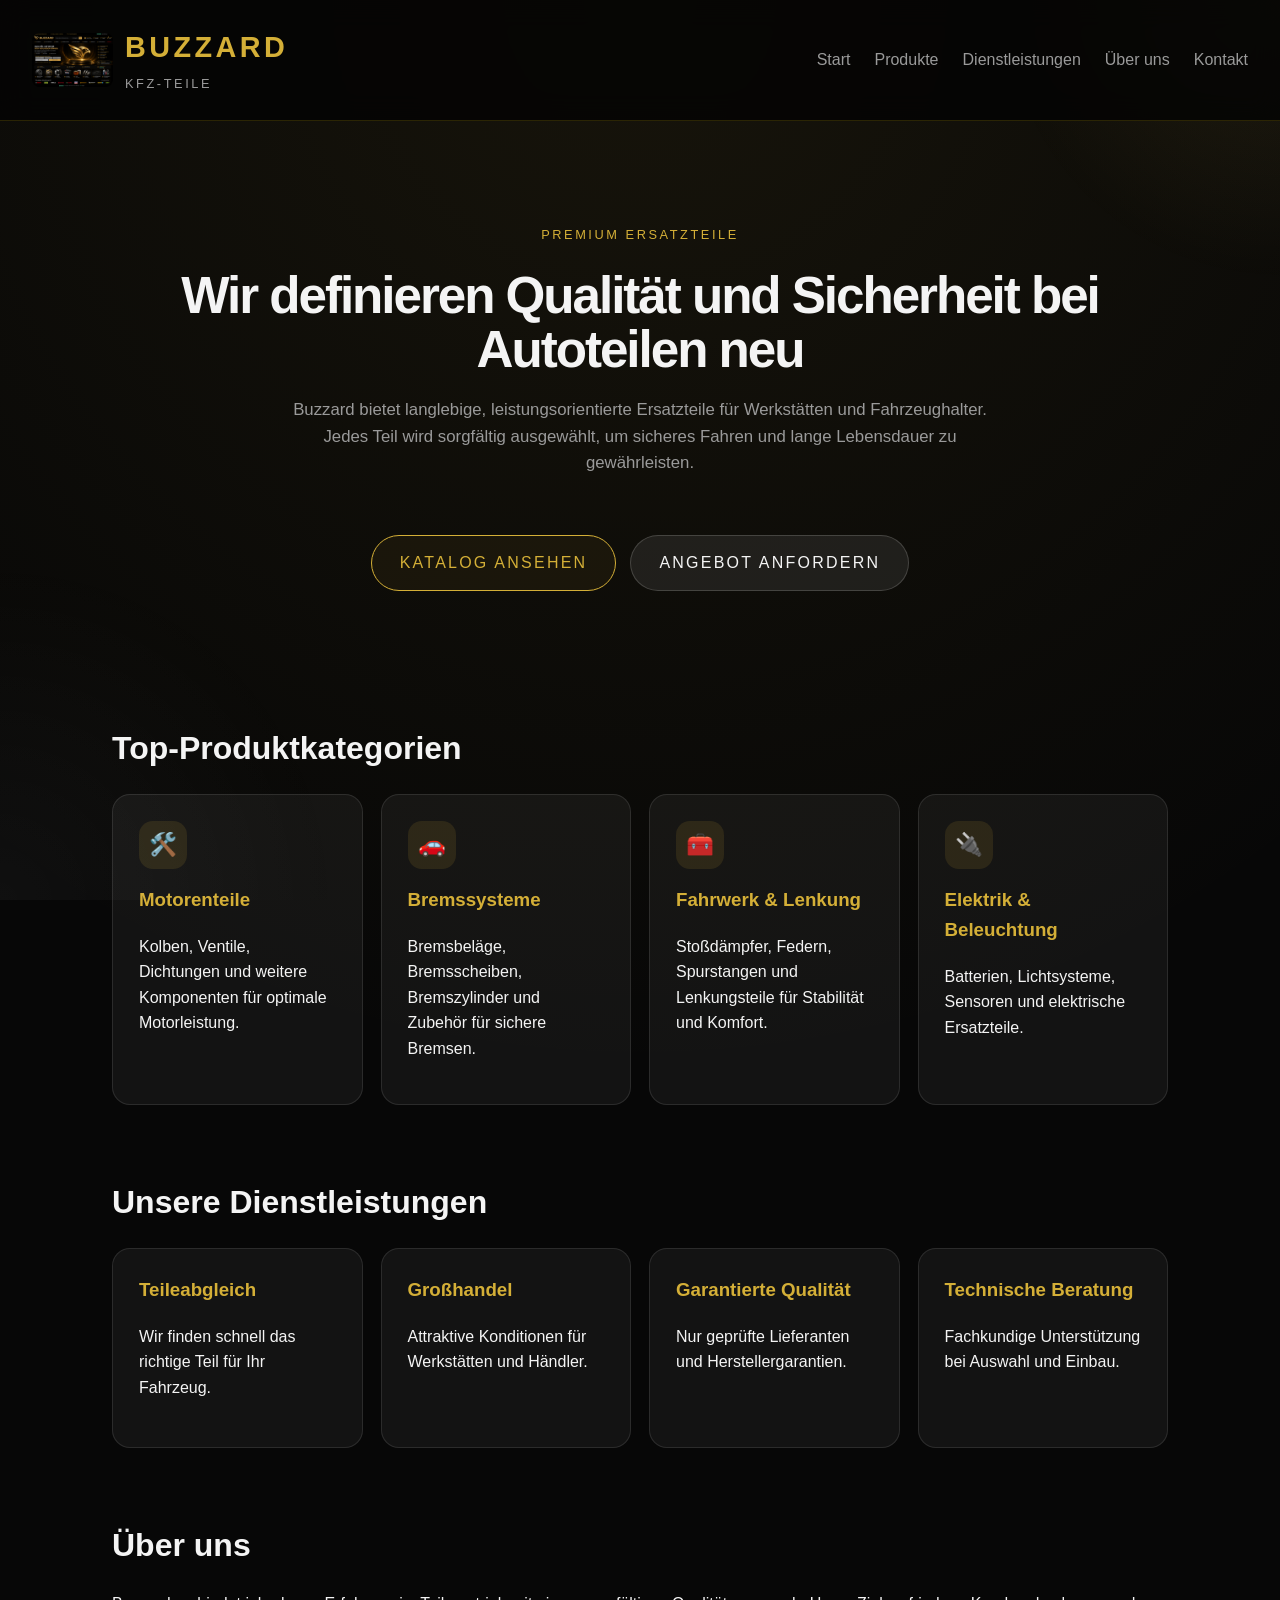
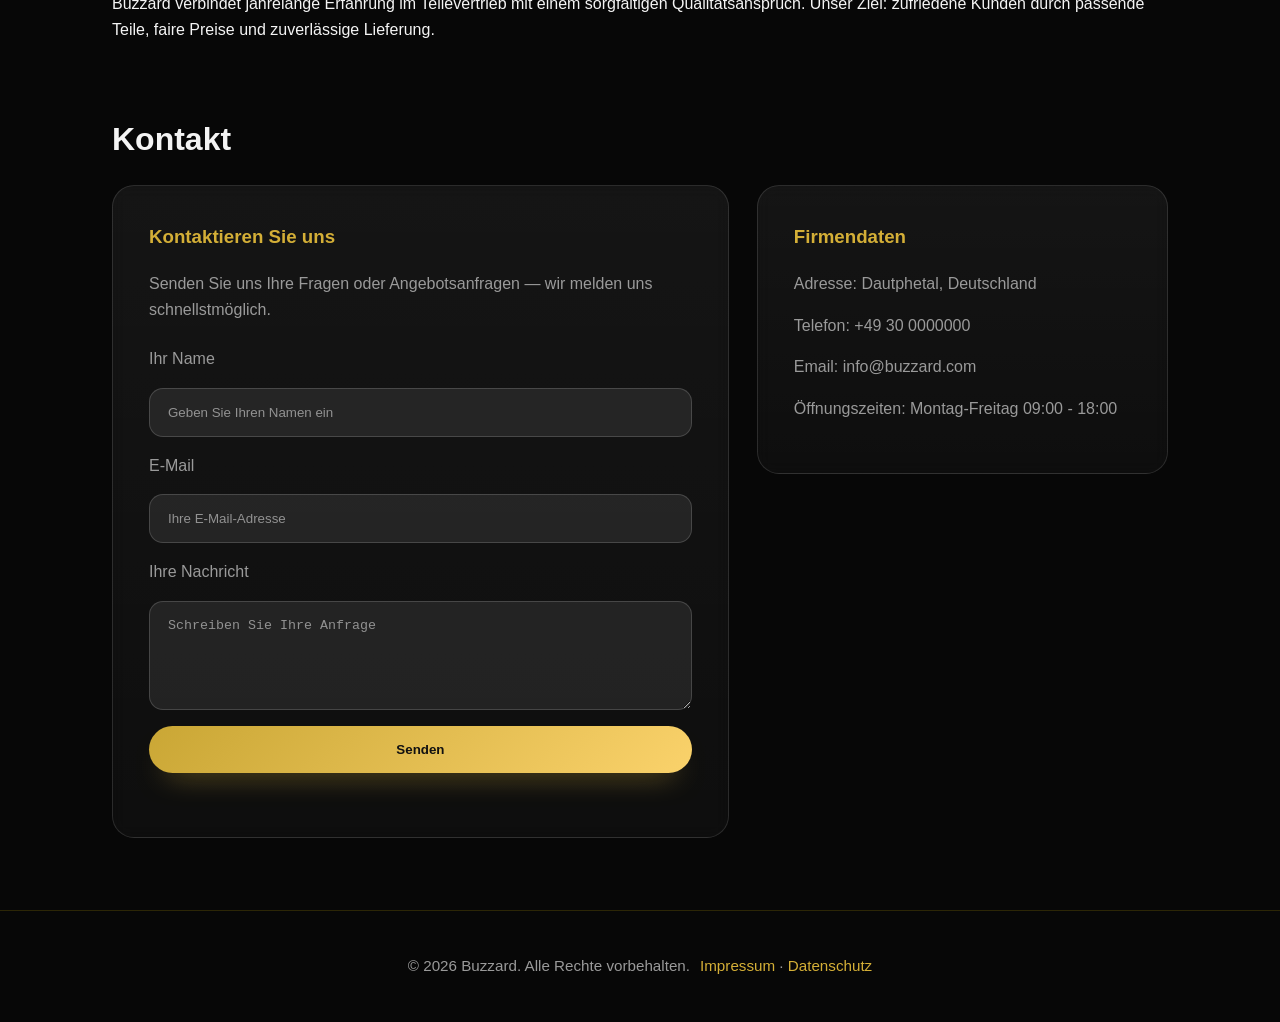
<file: index.html>
<!DOCTYPE html>
<html lang="de">
<head>
    <meta charset="UTF-8">
    <meta name="viewport" content="width=device-width, initial-scale=1.0">
    <title>Buzzard Kfz-Teile</title>
    <link rel="stylesheet" href="styles.css">
    <link rel="icon" href="logo/logo.png">
    <link rel="apple-touch-icon" href="logo/logo-192.png">
    <link rel="icon" href="logo/logo-192.png" sizes="192x192">
    <link rel="icon" href="logo/logo-512.png" sizes="512x512">
    <link rel="manifest" href="manifest.json">
    <link rel="canonical" href="https://buzzard-de.github.io/buzzard2/">
    <meta name="description" content="Buzzard Kfz-Teile — hochwertige Ersatzteile und professionelle Beratung für Werkstätten und Fahrzeughalter in Deutschland.">
    <meta property="og:title" content="Buzzard Kfz-Teile">
    <meta property="og:description" content="Hochwertige Ersatzteile, schnelle Lieferung und technische Unterstützung.">
    <meta property="og:url" content="https://buzzard-de.github.io/buzzard2/">
    <meta property="og:image" content="https://buzzard-de.github.io/buzzard2/logo/logo.png">
    <meta name="theme-color" content="#161616">
        <script type="application/ld+json">
        {
            "@context": "https://schema.org",
            "@type": "Organization",
            "name": "Buzzard Kfz-Teile",
            "url": "https://buzzard-de.github.io/buzzard2/",
            "logo": "https://buzzard-de.github.io/buzzard2/logo/logo.png",
            "contactPoint": [{
                "@type": "ContactPoint",
                "telephone": "+49 30 0000000",
                "contactType": "customer service",
                "areaServed": "DE",
                "availableLanguage": ["German"]
            }]
        }
        </script>
</head>
<body>
    <a class="skip-link" href="#maincontent">Zum Inhalt springen</a>
    <header>
        <nav role="navigation" aria-label="Hauptnavigation">
            <div class="brand">
                <img src="logo/logo.png" alt="Buzzard Logo" />
                <div>
                    <h1>BUZZARD</h1>
                    <span>Kfz-Teile</span>
                </div>
            </div>

            <ul class="nav-links">
                <li><a href="index.html">Start</a></li>
                <li><a href="products.html">Produkte</a></li>
                <li><a href="#services">Dienstleistungen</a></li>
                <li><a href="#about">Über uns</a></li>
                <li><a href="#contact">Kontakt</a></li>
            </ul>
        </nav>
    </header>

    <main id="maincontent">
        <section class="hero">
            <div class="hero-more">Premium Ersatzteile</div>
            <h2>Wir definieren Qualität und Sicherheit bei Autoteilen neu</h2>
            <p>Buzzard bietet langlebige, leistungsorientierte Ersatzteile für Werkstätten und Fahrzeughalter. Jedes Teil wird sorgfältig ausgewählt, um sicheres Fahren und lange Lebensdauer zu gewährleisten.</p>
            <div class="hero-buttons">
                <a class="cta" href="products.html">Katalog ansehen</a>
                <a class="cta cta-secondary" href="#contact">Angebot anfordern</a>
            </div>
        </section>

        <section id="products" class="section">
            <h2>Top-Produktkategorien</h2>
            <div class="feature-list">
                <div class="feature">
                    <span class="card-icon" aria-hidden="true">🛠️</span>
                    <h3>Motorenteile</h3>
                    <p>Kolben, Ventile, Dichtungen und weitere Komponenten für optimale Motorleistung.</p>
                </div>
                <div class="feature">
                    <span class="card-icon" aria-hidden="true">🚗</span>
                    <h3>Bremssysteme</h3>
                    <p>Bremsbeläge, Bremsscheiben, Bremszylinder und Zubehör für sichere Bremsen.</p>
                </div>
                <div class="feature">
                    <span class="card-icon" aria-hidden="true">🧰</span>
                    <h3>Fahrwerk &amp; Lenkung</h3>
                    <p>Stoßdämpfer, Federn, Spurstangen und Lenkungsteile für Stabilität und Komfort.</p>
                </div>
                <div class="feature">
                    <span class="card-icon" aria-hidden="true">🔌</span>
                    <h3>Elektrik &amp; Beleuchtung</h3>
                    <p>Batterien, Lichtsysteme, Sensoren und elektrische Ersatzteile.</p>
                </div>
            </div>
        </section>

        <section id="services" class="section">
            <h2>Unsere Dienstleistungen</h2>
            <div class="feature-list">
                <div class="feature">
                    <h3>Teileabgleich</h3>
                    <p>Wir finden schnell das richtige Teil für Ihr Fahrzeug.</p>
                </div>
                <div class="feature">
                    <h3>Großhandel</h3>
                    <p>Attraktive Konditionen für Werkstätten und Händler.</p>
                </div>
                <div class="feature">
                    <h3>Garantierte Qualität</h3>
                    <p>Nur geprüfte Lieferanten und Herstellergarantien.</p>
                </div>
                <div class="feature">
                    <h3>Technische Beratung</h3>
                    <p>Fachkundige Unterstützung bei Auswahl und Einbau.</p>
                </div>
            </div>
        </section>

        <section id="about" class="section">
            <h2>Über uns</h2>
            <p>Buzzard verbindet jahrelange Erfahrung im Teilevertrieb mit einem sorgfältigen Qualitätsanspruch. Unser Ziel: zufriedene Kunden durch passende Teile, faire Preise und zuverlässige Lieferung.</p>
        </section>

        <section id="contact" class="section">
            <h2>Kontakt</h2>
            <div class="contact-grid">
                <div class="contact-card">
                    <h3>Kontaktieren Sie uns</h3>
                    <p>Senden Sie uns Ihre Fragen oder Angebotsanfragen — wir melden uns schnellstmöglich.</p>
                    <form id="contactForm" action="https://formsubmit.co/ajax/info@buzzard.com" method="POST">
                        <label for="name">Ihr Name</label>
                        <input id="name" name="name" type="text" placeholder="Geben Sie Ihren Namen ein" required />
                        <label for="email">E-Mail</label>
                        <input id="email" name="email" type="email" placeholder="Ihre E-Mail-Adresse" required />
                        <label for="message">Ihre Nachricht</label>
                        <textarea id="message" name="message" rows="5" placeholder="Schreiben Sie Ihre Anfrage" required></textarea>
                        <button type="submit">Senden</button>
                        <div id="formMessage" role="status" aria-live="polite" style="margin-top:12px;color:var(--muted)"></div>
                    </form>
                </div>
                <div class="contact-card">
                    <h3>Firmendaten</h3>
                    <p>Adresse: Dautphetal, Deutschland</p>
                    <p>Telefon: +49 30 0000000</p>
                    <p>Email: <a href="mailto:info@buzzard.com">info@buzzard.com</a></p>
                    <p>Öffnungszeiten: Montag-Freitag 09:00 - 18:00</p>
                </div>
            </div>
        </section>
    </main>

    <footer class="footer">
        <p>© 2026 Buzzard. Alle Rechte vorbehalten.</p>
        <p>
            <a href="impressum.html">Impressum</a> · <a href="datenschutz.html">Datenschutz</a>
        </p>
    </footer>
    <script src="scripts.js"></script>
</body>
</html>
</file>
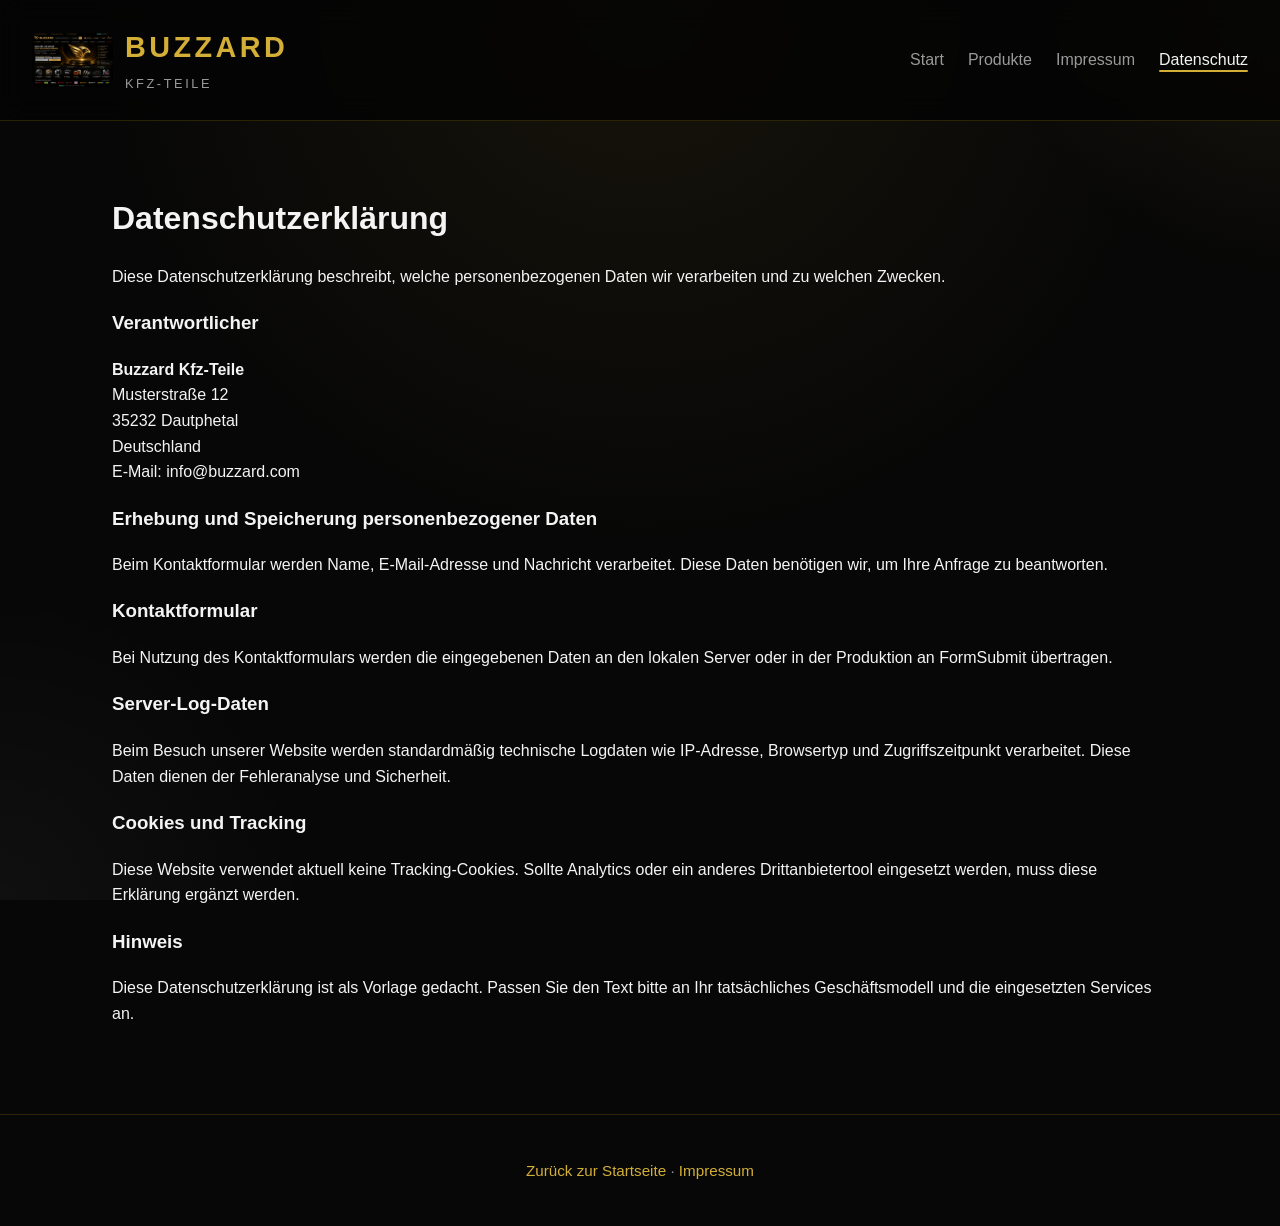
<file: datenschutz.html>
<!DOCTYPE html>
<html lang="de">
<head>
  <meta charset="utf-8">
  <meta name="viewport" content="width=device-width,initial-scale=1">
  <title>Datenschutz – Buzzard</title>
  <link rel="stylesheet" href="styles.css">
  <link rel="icon" href="logo/logo.png">
  <link rel="canonical" href="https://buzzard-de.github.io/buzzard2/datenschutz.html">
  <meta name="theme-color" content="#161616">
  <meta name="description" content="Datenschutzerklärung für Buzzard Kfz-Teile">
</head>
<body>
  <header>
    <nav role="navigation" aria-label="Hauptnavigation">
      <div class="brand">
        <img src="logo/logo.png" alt="Buzzard Logo">
        <div><h1>BUZZARD</h1><span>Kfz-Teile</span></div>
      </div>
      <ul class="nav-links">
        <li><a href="index.html">Start</a></li>
        <li><a href="products.html">Produkte</a></li>
        <li><a href="impressum.html">Impressum</a></li>
        <li><a href="datenschutz.html" aria-current="page">Datenschutz</a></li>
      </ul>
    </nav>
  </header>

  <main id="maincontent" role="main" class="section">
    <h2>Datenschutzerklärung</h2>
    <p>Diese Datenschutzerklärung beschreibt, welche personenbezogenen Daten wir verarbeiten und zu welchen Zwecken.</p>

    <section>
      <h3>Verantwortlicher</h3>
      <p><strong>Buzzard Kfz-Teile</strong><br>
      Musterstraße 12<br>
      35232 Dautphetal<br>
      Deutschland<br>
      E-Mail: <a href="mailto:info@buzzard.com">info@buzzard.com</a></p>
    </section>

    <section>
      <h3>Erhebung und Speicherung personenbezogener Daten</h3>
      <p>Beim Kontaktformular werden Name, E-Mail-Adresse und Nachricht verarbeitet. Diese Daten benötigen wir, um Ihre Anfrage zu beantworten.</p>
    </section>

    <section>
      <h3>Kontaktformular</h3>
      <p>Bei Nutzung des Kontaktformulars werden die eingegebenen Daten an den lokalen Server oder in der Produktion an FormSubmit übertragen.</p>
    </section>

    <section>
      <h3>Server-Log-Daten</h3>
      <p>Beim Besuch unserer Website werden standardmäßig technische Logdaten wie IP-Adresse, Browsertyp und Zugriffszeitpunkt verarbeitet. Diese Daten dienen der Fehleranalyse und Sicherheit.</p>
    </section>

    <section>
      <h3>Cookies und Tracking</h3>
      <p>Diese Website verwendet aktuell keine Tracking-Cookies. Sollte Analytics oder ein anderes Drittanbietertool eingesetzt werden, muss diese Erklärung ergänzt werden.</p>
    </section>

    <section>
      <h3>Hinweis</h3>
      <p>Diese Datenschutzerklärung ist als Vorlage gedacht. Passen Sie den Text bitte an Ihr tatsächliches Geschäftsmodell und die eingesetzten Services an.</p>
    </section>
  </main>

  <footer class="footer">
    <p><a href="index.html">Zurück zur Startseite</a> · <a href="impressum.html">Impressum</a></p>
  </footer>
</body>
</html>
</file>
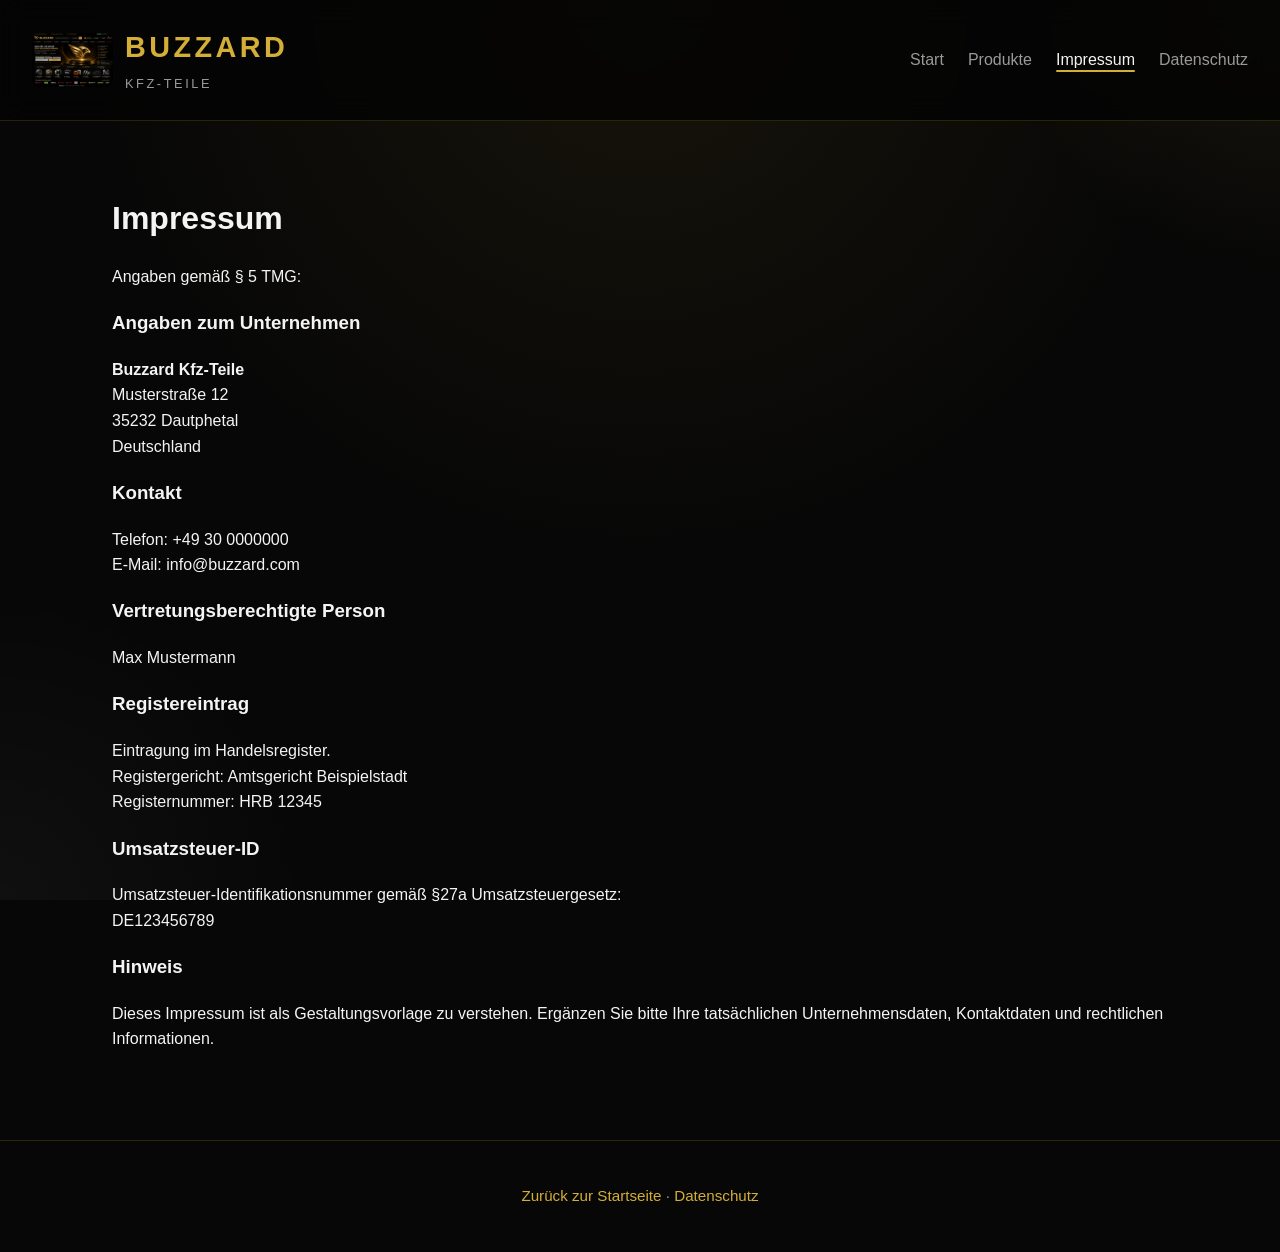
<file: impressum.html>
<!DOCTYPE html>
<html lang="de">
<head>
  <meta charset="utf-8">
  <meta name="viewport" content="width=device-width,initial-scale=1">
  <title>Impressum – Buzzard</title>
  <link rel="stylesheet" href="styles.css">
  <link rel="icon" href="logo/logo.png">
  <link rel="canonical" href="https://buzzard-de.github.io/buzzard2/impressum.html">
  <meta name="theme-color" content="#161616">
  <meta name="description" content="Impressum von Buzzard Kfz-Teile">
</head>
<body>
  <header>
    <nav role="navigation" aria-label="Hauptnavigation">
      <div class="brand">
        <img src="logo/logo.png" alt="Buzzard Logo">
        <div><h1>BUZZARD</h1><span>Kfz-Teile</span></div>
      </div>
      <ul class="nav-links">
        <li><a href="index.html">Start</a></li>
        <li><a href="products.html">Produkte</a></li>
        <li><a href="impressum.html" aria-current="page">Impressum</a></li>
        <li><a href="datenschutz.html">Datenschutz</a></li>
      </ul>
    </nav>
  </header>

  <main id="maincontent" role="main" class="section">
    <h2>Impressum</h2>
    <p>Angaben gemäß § 5 TMG:</p>

    <section>
      <h3>Angaben zum Unternehmen</h3>
      <p><strong>Buzzard Kfz-Teile</strong><br>
      Musterstraße 12<br>
      35232 Dautphetal<br>
      Deutschland</p>
    </section>

    <section>
      <h3>Kontakt</h3>
      <p>Telefon: +49 30 0000000<br>
      E-Mail: <a href="mailto:info@buzzard.com">info@buzzard.com</a></p>
    </section>

    <section>
      <h3>Vertretungsberechtigte Person</h3>
      <p>Max Mustermann</p>
    </section>

    <section>
      <h3>Registereintrag</h3>
      <p>Eintragung im Handelsregister.<br>
      Registergericht: Amtsgericht Beispielstadt<br>
      Registernummer: HRB 12345</p>
    </section>

    <section>
      <h3>Umsatzsteuer-ID</h3>
      <p>Umsatzsteuer-Identifikationsnummer gemäß §27a Umsatzsteuergesetz:<br>
      DE123456789</p>
    </section>

    <section>
      <h3>Hinweis</h3>
      <p>Dieses Impressum ist als Gestaltungsvorlage zu verstehen. Ergänzen Sie bitte Ihre tatsächlichen Unternehmensdaten, Kontaktdaten und rechtlichen Informationen.</p>
    </section>
  </main>

  <footer class="footer">
    <p><a href="index.html">Zurück zur Startseite</a> · <a href="datenschutz.html">Datenschutz</a></p>
  </footer>
</body>
</html>
</file>
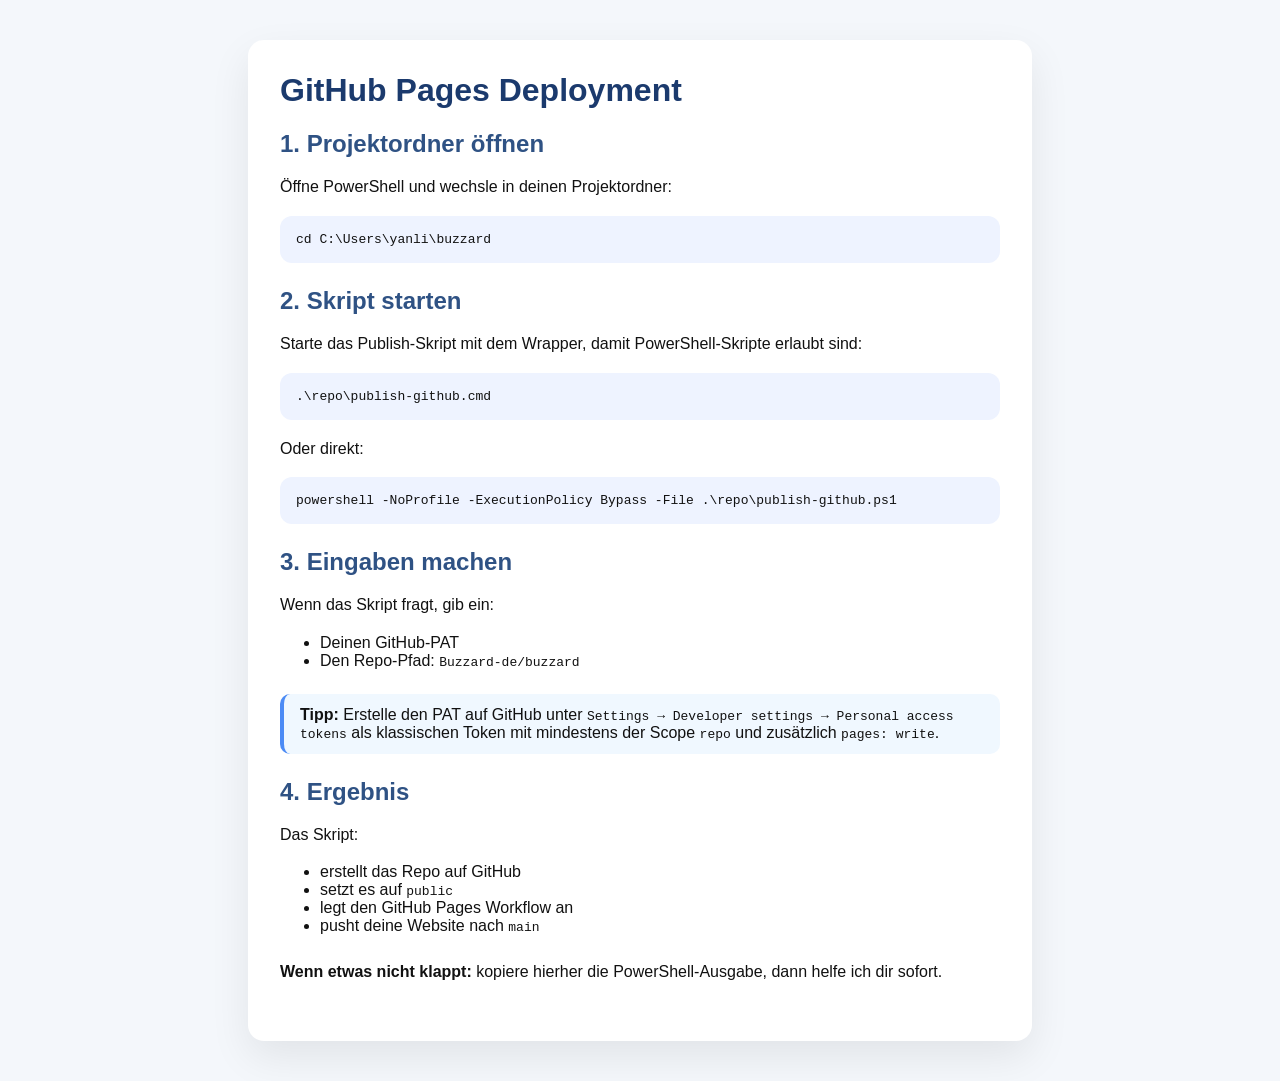
<file: instructions-publish-github.html>
<!DOCTYPE html>
<html lang="de">
<head>
  <meta charset="UTF-8">
  <title>GitHub Pages Deployment Anleitung</title>
  <style>
    body { font-family: Arial, sans-serif; margin: 40px; background: #f4f7fb; color: #111; }
    .card { max-width: 720px; margin: auto; background: white; border-radius: 16px; box-shadow: 0 16px 40px rgba(0,0,0,.08); padding: 32px; }
    h1 { margin-top: 0; color: #1b3a6d; }
    p { line-height: 1.6; }
    pre { background: #eef3ff; border-radius: 12px; padding: 16px; overflow-x: auto; }
    .step { margin-bottom: 24px; }
    .step h2 { margin-bottom: 10px; color: #2f5284; }
    .tip { background: #f0f8ff; border-left: 4px solid #4c8bf5; padding: 12px 16px; border-radius: 10px; }
  </style>
</head>
<body>
  <div class="card">
    <h1>GitHub Pages Deployment</h1>
    <div class="step">
      <h2>1. Projektordner öffnen</h2>
      <p>Öffne PowerShell und wechsle in deinen Projektordner:</p>
      <pre>cd C:\Users\yanli\buzzard</pre>
    </div>
    <div class="step">
      <h2>2. Skript starten</h2>
      <p>Starte das Publish-Skript mit dem Wrapper, damit PowerShell-Skripte erlaubt sind:</p>
      <pre>.\repo\publish-github.cmd</pre>
      <p>Oder direkt:</p>
      <pre>powershell -NoProfile -ExecutionPolicy Bypass -File .\repo\publish-github.ps1</pre>
    </div>
    <div class="step">
      <h2>3. Eingaben machen</h2>
      <p>Wenn das Skript fragt, gib ein:</p>
      <ul>
        <li>Deinen GitHub-PAT</li>
        <li>Den Repo-Pfad: <code>Buzzard-de/buzzard</code></li>
      </ul>
    </div>
    <div class="step tip">
      <strong>Tipp:</strong> Erstelle den PAT auf GitHub unter <code>Settings → Developer settings → Personal access tokens</code> als klassischen Token mit mindestens der Scope <code>repo</code> und zusätzlich <code>pages: write</code>.
    </div>
    <div class="step">
      <h2>4. Ergebnis</h2>
      <p>Das Skript:</p>
      <ul>
        <li>erstellt das Repo auf GitHub</li>
        <li>setzt es auf <code>public</code></li>
        <li>legt den GitHub Pages Workflow an</li>
        <li>pusht deine Website nach <code>main</code></li>
      </ul>
    </div>
    <div class="step">
      <p><strong>Wenn etwas nicht klappt:</strong> kopiere hierher die PowerShell-Ausgabe, dann helfe ich dir sofort.</p>
    </div>
  </div>
</body>
</html>
</file>
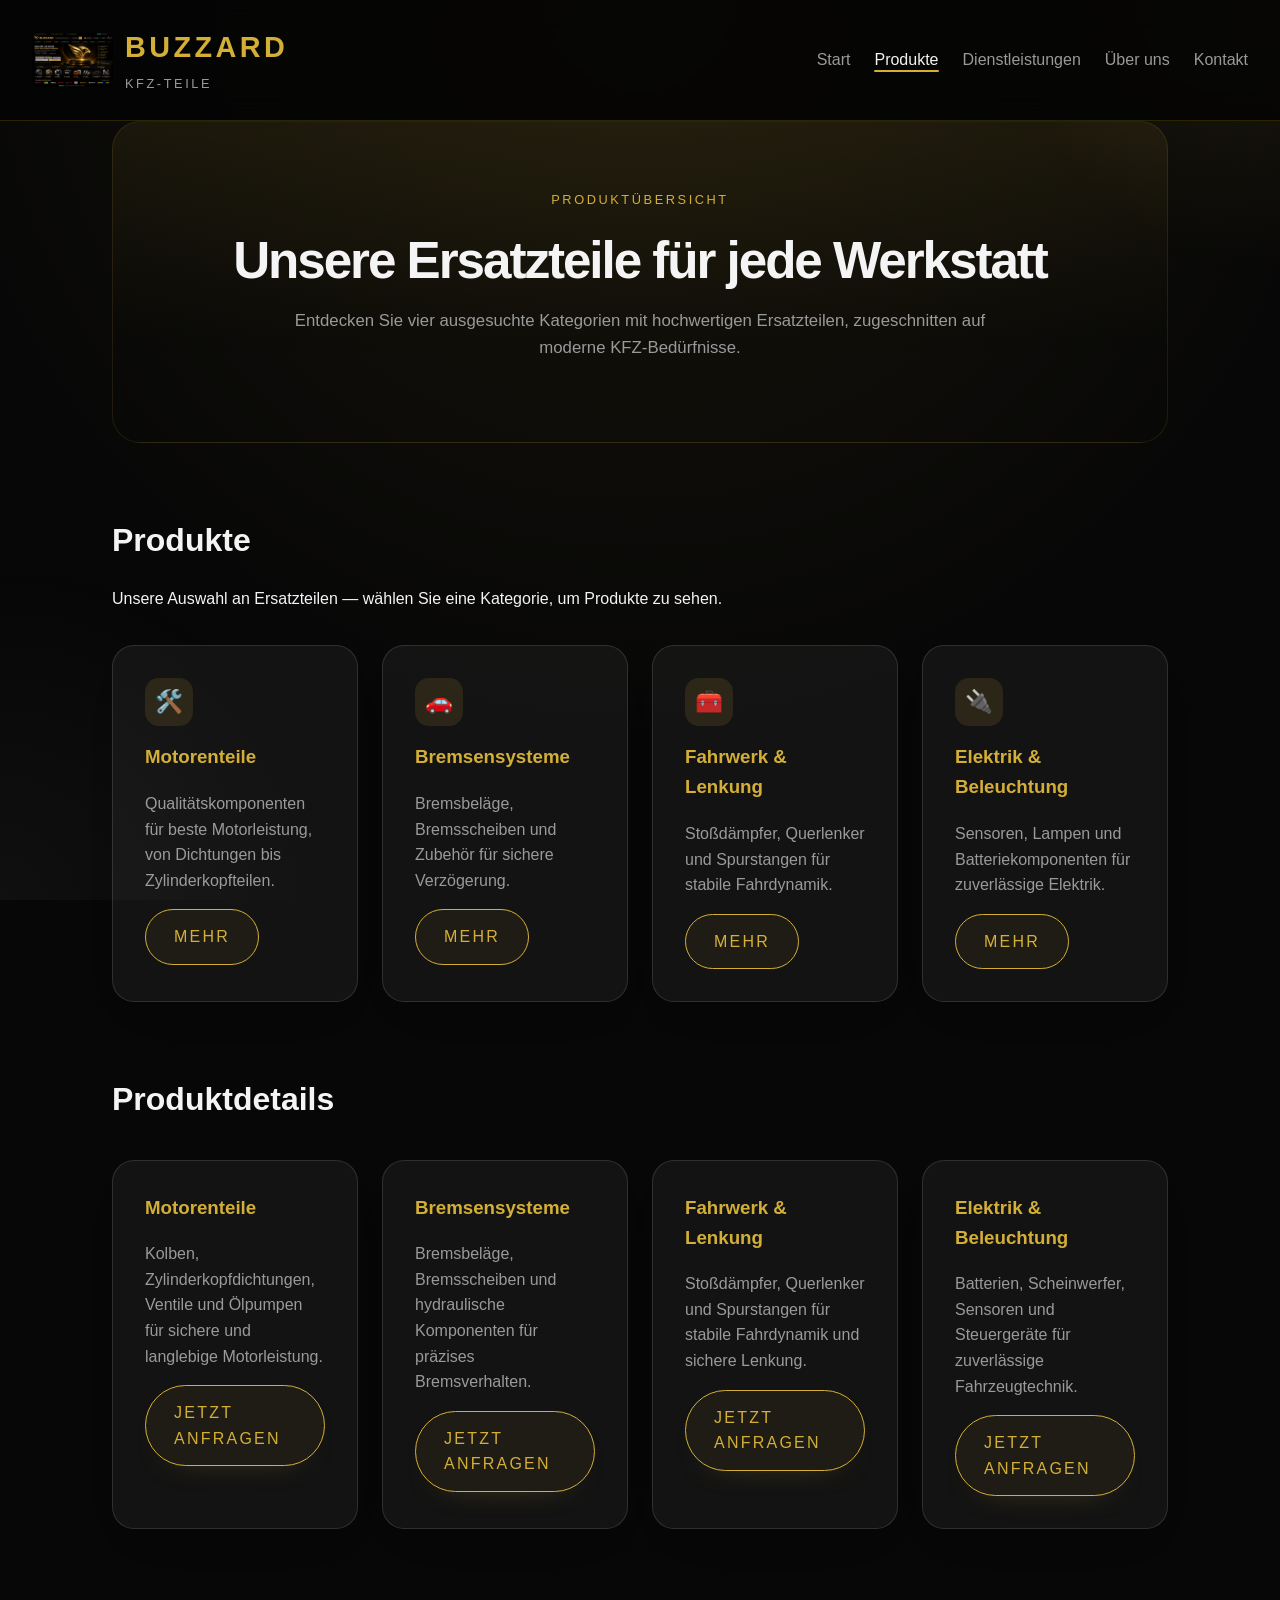
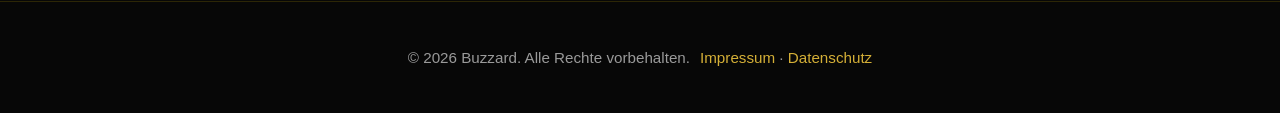
<file: products.html>
<!DOCTYPE html>
<html lang="de">
<head>
    <meta charset="utf-8">
    <meta name="viewport" content="width=device-width, initial-scale=1">
    <title>Produkte – Buzzard Kfz-Teile</title>
    <link rel="stylesheet" href="styles.css">
    <link rel="icon" href="logo/logo.png">
    <link rel="apple-touch-icon" href="logo/logo-192.png">
    <link rel="icon" href="logo/logo-192.png" sizes="192x192">
    <link rel="icon" href="logo/logo-512.png" sizes="512x512">
    <link rel="manifest" href="manifest.json">
    <link rel="canonical" href="https://buzzard-de.github.io/buzzard2/products.html">
    <meta property="og:title" content="Produkte – Buzzard Kfz-Teile">
    <meta property="og:description" content="Produktübersicht von Buzzard Kfz-Teile: Motorenteile, Bremsen, Fahrwerk und Elektrik.">
    <meta property="og:url" content="https://buzzard-de.github.io/buzzard2/products.html">
    <meta property="og:image" content="https://buzzard-de.github.io/buzzard2/logo/logo.png">
    <meta name="theme-color" content="#161616">
    <meta name="description" content="Produktübersicht von Buzzard Kfz-Teile: Motorenteile, Bremsen, Fahrwerk und Elektrik.">
        <script type="application/ld+json">
        {
            "@context": "https://schema.org",
            "@type": "ItemList",
            "name": "Produkte – Buzzard Kfz-Teile",
            "url": "https://buzzard-de.github.io/buzzard2/products.html",
            "numberOfItems": 4,
            "itemListElement": [
                { "@type": "ListItem", "position": 1, "name": "Motorenteile", "url": "https://buzzard-de.github.io/buzzard2/products.html#product-1" },
                { "@type": "ListItem", "position": 2, "name": "Bremsensysteme", "url": "https://buzzard-de.github.io/buzzard2/products.html#product-2" },
                { "@type": "ListItem", "position": 3, "name": "Fahrwerk & Lenkung", "url": "https://buzzard-de.github.io/buzzard2/products.html#product-3" },
                { "@type": "ListItem", "position": 4, "name": "Elektrik & Beleuchtung", "url": "https://buzzard-de.github.io/buzzard2/products.html#product-4" }
            ]
        }
        </script>
</head>
<body>
    <header>
        <nav role="navigation" aria-label="Hauptnavigation">
            <div class="brand">
                <img src="logo/logo.png" alt="Buzzard Logo" />
                <div>
                    <h1>BUZZARD</h1>
                    <span>Kfz-Teile</span>
                </div>
            </div>
            <ul class="nav-links" role="menubar">
                <li><a href="index.html">Start</a></li>
                <li><a href="products.html" aria-current="page">Produkte</a></li>
                <li><a href="index.html#services">Dienstleistungen</a></li>
                <li><a href="index.html#about">Über uns</a></li>
                <li><a href="index.html#contact">Kontakt</a></li>
            </ul>
        </nav>
    </header>

    <main id="maincontent" role="main">
        <section class="hero products-hero">
            <div class="hero-more">Produktübersicht</div>
            <h2>Unsere Ersatzteile für jede Werkstatt</h2>
            <p>Entdecken Sie vier ausgesuchte Kategorien mit hochwertigen Ersatzteilen, zugeschnitten auf moderne KFZ-Bedürfnisse.</p>
        </section>

        <section class="section">
            <h2>Produkte</h2>
            <p>Unsere Auswahl an Ersatzteilen — wählen Sie eine Kategorie, um Produkte zu sehen.</p>

            <div id="productGrid" class="highlight-grid">
                <article class="highlight">
                    <span class="card-icon" aria-hidden="true">🛠️</span>
                    <h3>Motorenteile</h3>
                    <p>Qualitätskomponenten für Leistung und Langlebigkeit, von Zylinderkopfdichtungen bis zu Ölpumpen.</p>
                    <a href="#product-1" class="cta">Mehr</a>
                </article>
                <article class="highlight">
                    <span class="card-icon" aria-hidden="true">🚗</span>
                    <h3>Bremssysteme</h3>
                    <p>Bremsbeläge, Bremsscheiben und komplette Systemkomponenten für sicheren Bremsweg.</p>
                    <a href="#product-2" class="cta">Mehr</a>
                </article>
                <article class="highlight">
                    <span class="card-icon" aria-hidden="true">🧰</span>
                    <h3>Fahrwerk &amp; Lenkung</h3>
                    <p>Stoßdämpfer, Querlenker und Spurstangen für präzise Straßenlage und Fahrkomfort.</p>
                    <a href="#product-3" class="cta">Mehr</a>
                </article>
                <article class="highlight">
                    <span class="card-icon" aria-hidden="true">🔌</span>
                    <h3>Elektrik &amp; Beleuchtung</h3>
                    <p>Batterien, Sensoren und Lichtkomponenten für zuverlässige Fahrzeugtechnik.</p>
                    <a href="#product-4" class="cta">Mehr</a>
                </article>
            </div>
            <div id="productStatus" class="product-status"></div>

            <section class="section" aria-labelledby="productDetailsTitle">
                <h2 id="productDetailsTitle">Produktdetails</h2>
                <div class="highlight-grid">
                    <article id="product-1" class="highlight">
                        <h3>Motorenteile</h3>
                        <p>Kolben, Zylinderkopfdichtungen, Ventile und Ölpumpen für sichere und langlebige Motorleistung.</p>
                        <a href="index.html#contact" class="cta">Jetzt anfragen</a>
                    </article>
                    <article id="product-2" class="highlight">
                        <h3>Bremsensysteme</h3>
                        <p>Bremsbeläge, Bremsscheiben und hydraulische Komponenten für präzises Bremsverhalten.</p>
                        <a href="index.html#contact" class="cta">Jetzt anfragen</a>
                    </article>
                    <article id="product-3" class="highlight">
                        <h3>Fahrwerk &amp; Lenkung</h3>
                        <p>Stoßdämpfer, Querlenker und Spurstangen für stabile Fahrdynamik und sichere Lenkung.</p>
                        <a href="index.html#contact" class="cta">Jetzt anfragen</a>
                    </article>
                    <article id="product-4" class="highlight">
                        <h3>Elektrik &amp; Beleuchtung</h3>
                        <p>Batterien, Scheinwerfer, Sensoren und Steuergeräte für zuverlässige Fahrzeugtechnik.</p>
                        <a href="index.html#contact" class="cta">Jetzt anfragen</a>
                    </article>
                </div>
            </section>
        </section>
    </main>

    <footer class="footer">
        <p>© 2026 Buzzard. Alle Rechte vorbehalten.</p>
        <p>
            <a href="impressum.html">Impressum</a> · <a href="datenschutz.html">Datenschutz</a>
        </p>
    </footer>
    <script src="product-scripts.js"></script>
</body>
</html>
</file>
<file: styles.css>
:root {
    --bg: #070707;
    --surface: #161616;
    --accent: #d4af37;
    --text: #f4f4f4;
    --muted: #9a9a9a;
    --border: rgba(255, 215, 0, 0.15);
    --shadow: rgba(0, 0, 0, 0.35);
}

html {
    scroll-behavior: smooth;
}

/* Skip link (für Bildschirmleser & Tastaturnavigation) */
.skip-link {
    position: absolute;
    left: -999px;
    top: auto;
    width: 1px;
    height: 1px;
    overflow: hidden;
}
.skip-link:focus {
    left: 16px;
    top: 16px;
    width: auto;
    height: auto;
    padding: 8px 12px;
    background: var(--accent);
    color: #111;
    border-radius: 6px;
    z-index: 9999;
}

* {
    box-sizing: border-box;
}

body {
    margin: 0;
    min-height: 100vh;
    background: radial-gradient(circle at top, rgba(212, 175, 55, 0.08), transparent 40%), var(--bg);
    color: var(--text);
    font-family: "Segoe UI", Tahoma, Geneva, Verdana, sans-serif;
    line-height: 1.6;
}

body::before {
    content: '';
    position: fixed;
    inset: 0;
    pointer-events: none;
    background: radial-gradient(circle at top right, rgba(255, 214, 109, 0.08), transparent 18%), radial-gradient(circle at bottom left, rgba(255, 255, 255, 0.04), transparent 22%);
}

a {
    color: inherit;
    text-decoration: none;
}

section.section {
    scroll-margin-top: 120px;
}

.product-status {
    margin-top: 18px;
    color: var(--muted);
    font-size: 0.98rem;
}

header {
    padding: 24px 32px;
    background: rgba(4, 4, 4, 0.84);
    border-bottom: 1px solid var(--border);
    position: sticky;
    top: 0;
    z-index: 10;
    backdrop-filter: blur(14px);
}

nav {
    display: flex;
    align-items: center;
    justify-content: space-between;
    gap: 20px;
    flex-wrap: wrap;
}

.brand {
    display: flex;
    align-items: center;
    gap: 12px;
}

.brand img {
    max-height: 54px;
    width: auto;
    display: block;
    border-radius: 8px;
}

.brand h1 {
    color: var(--accent);
    margin: 0;
    font-size: 1.8rem;
    letter-spacing: 0.12em;
}

.brand span {
    color: var(--muted);
    font-size: 0.8rem;
    text-transform: uppercase;
    letter-spacing: 0.2em;
}

.nav-links {
    display: flex;
    gap: 24px;
    flex-wrap: wrap;
    margin: 0;
    padding: 0;
    list-style: none;
}

.nav-links a {
    color: var(--muted);
    text-decoration: none;
    transition: color 0.25s ease;
    font-weight: 500;
}

.nav-links a {
    position: relative;
}

.nav-links a:hover,
.nav-links a[aria-current="page"] {
    color: var(--text);
}

.nav-links a[aria-current="page"]::after {
    content: '';
    position: absolute;
    left: 0;
    right: 0;
    bottom: -4px;
    height: 2px;
    background: var(--accent);
    border-radius: 2px;
}

.hero {
    padding: 100px 32px 60px;
    text-align: center;
    max-width: 1080px;
    margin: 0 auto;
}

.products-hero {
    padding-top: 64px;
    padding-bottom: 46px;
    background: linear-gradient(180deg, rgba(212, 175, 55, 0.08), transparent 72%);
    border-radius: 28px;
    border: 1px solid rgba(212, 175, 55, 0.12);
}

.hero-more {
    display: inline-flex;
    align-items: center;
    gap: 8px;
    margin-bottom: 24px;
    color: var(--accent);
    text-transform: uppercase;
    letter-spacing: 0.2em;
    font-size: 0.8rem;
}

.hero h2 {
    font-size: clamp(2.5rem, 4vw, 4.5rem);
    margin: 0 0 20px;
    letter-spacing: -0.04em;
    line-height: 1.05;
}

.hero p {
    max-width: 720px;
    margin: 0 auto 34px;
    color: var(--muted);
    font-size: 1.05rem;
}

.cta {
    display: inline-flex;
    align-items: center;
    gap: 10px;
    padding: 14px 28px;
    border: 1px solid var(--accent);
    color: var(--accent);
    background: rgba(212, 175, 55, 0.06);
    text-decoration: none;
    text-transform: uppercase;
    letter-spacing: 0.14em;
    transition: transform 0.25s ease, background 0.25s ease, color 0.25s ease, box-shadow 0.25s ease;
    border-radius: 999px;
    box-shadow: 0 14px 35px -30px rgba(212, 175, 55, 0.55);
}

.cta:hover {
    transform: translateY(-2px);
    background: rgba(212, 175, 55, 0.22);
    color: #fff;
    box-shadow: 0 18px 45px -32px rgba(212, 175, 55, 0.65);
}

.cta:focus-visible {
    outline: 2px solid rgba(212, 175, 55, 0.9);
    outline-offset: 4px;
}

.hero-buttons {
    display: inline-flex;
    flex-wrap: wrap;
    justify-content: center;
    gap: 14px;
    margin-top: 24px;
}

.cta-secondary {
    background: rgba(255, 255, 255, 0.08);
    border-color: rgba(255, 255, 255, 0.16);
    color: var(--text);
}

.cta-secondary:hover {
    background: rgba(255, 255, 255, 0.16);
    color: #fff;
}

main {
    padding: 0 32px 72px;
    max-width: 1120px;
    margin: 0 auto;
}

.product-status {
    margin-top: 18px;
    color: var(--muted);
    font-size: 0.98rem;
}

.highlight-grid {
    display: grid;
    grid-template-columns: repeat(auto-fit, minmax(240px, 1fr));
    gap: 24px;
    margin-top: 34px;
}

.highlight {
    background: rgba(255, 255, 255, 0.05);
    border: 1px solid rgba(255, 255, 255, 0.12);
    border-radius: 22px;
    padding: 32px;
    min-height: 260px;
    box-shadow: 0 20px 55px -40px var(--shadow);
    transition: transform 0.25s ease, border-color 0.25s ease, background 0.25s ease;
}

.highlight:hover {
    transform: translateY(-6px);
    border-color: rgba(212, 175, 55, 0.28);
    background: rgba(255, 255, 255, 0.1);
}

.highlight h3 {
    margin-top: 0;
    color: var(--accent);
}

.highlight p {
    color: var(--muted);
}

.section {
    margin-top: 72px;
}

.section h2 {
    margin-bottom: 20px;
    font-size: 2rem;
}

.feature-list {
    display: grid;
    grid-template-columns: repeat(auto-fit, minmax(240px, 1fr));
    gap: 18px;
}

.feature {
    background: rgba(255, 255, 255, 0.05);
    border: 1px solid rgba(255, 255, 255, 0.1);
    border-radius: 18px;
    padding: 26px;
    min-height: 200px;
    transition: transform 0.25s ease, border-color 0.25s ease, background 0.25s ease;
}

.feature:hover {
    transform: translateY(-4px);
    background: rgba(255, 255, 255, 0.12);
    border-color: rgba(212, 175, 55, 0.2);
}

.feature h3 {
    margin-top: 0;
    color: var(--accent);
}

.card-icon {
    display: inline-flex;
    align-items: center;
    justify-content: center;
    width: 48px;
    height: 48px;
    margin-bottom: 16px;
    border-radius: 14px;
    background: rgba(212, 175, 55, 0.12);
    color: var(--accent);
    font-size: 1.4rem;
}

.contact-grid {
    display: grid;
    grid-template-columns: 1.2fr 0.8fr;
    gap: 28px;
    align-items: start;
}

.contact-card {
    background: linear-gradient(180deg, rgba(255, 255, 255, 0.06), rgba(255, 255, 255, 0.03));
    border: 1px solid rgba(255, 255, 255, 0.12);
    border-radius: 22px;
    padding: 36px;
    backdrop-filter: blur(8px);
}

.contact-card h3 {
    margin-top: 0;
    color: var(--accent);
}

.contact-card p,
.contact-card label {
    color: var(--muted);
}

.contact-card form {
    display: grid;
    gap: 16px;
    margin-top: 24px;
}

.contact-card input,
.contact-card textarea {
    width: 100%;
    padding: 16px 18px;
    border-radius: 14px;
    border: 1px solid rgba(255, 255, 255, 0.16);
    background: rgba(255, 255, 255, 0.08);
    color: var(--text);
    resize: vertical;
    transition: border-color 0.2s ease, box-shadow 0.2s ease, background 0.2s ease;
}

.contact-card input::placeholder,
.contact-card textarea::placeholder {
    color: rgba(255, 255, 255, 0.5);
}

.contact-card input:focus,
.contact-card textarea:focus {
    outline: none;
    border-color: rgba(212, 175, 55, 0.75);
    box-shadow: 0 0 0 4px rgba(212, 175, 55, 0.1);
}

.contact-card button {
    border: none;
    border-radius: 999px;
    padding: 16px 28px;
    background: linear-gradient(135deg, rgba(212,175,55,0.95), rgba(255,214,109,0.98));
    color: #111;
    font-weight: 700;
    cursor: pointer;
    transition: transform 0.2s ease, box-shadow 0.2s ease, opacity 0.2s ease;
    box-shadow: 0 16px 30px -18px rgba(212, 175, 55, 0.75);
}

.contact-card button:focus-visible {
    outline: 3px solid rgba(255, 214, 109, 0.9);
    outline-offset: 4px;
}

.contact-card button:hover {
    transform: translateY(-2px);
    box-shadow: 0 18px 40px -20px rgba(212, 175, 55, 0.8);
}

.contact-card button:hover {
    opacity: 0.9;
}

.footer {
    padding: 28px 32px;
    border-top: 1px solid var(--border);
    text-align: center;
    color: var(--muted);
    display: flex;
    justify-content: center;
    flex-wrap: wrap;
    gap: 10px;
    font-size: 0.95rem;
}

.footer a {
    color: var(--accent);
    text-decoration: none;
}

.footer a:hover {
    text-decoration: underline;
}

@media (max-width: 860px) {
    .contact-grid {
        grid-template-columns: 1fr;
    }
}

@media (max-width: 720px) {
    header {
        padding: 18px 20px;
    }

    .hero {
        padding: 72px 20px 44px;
    }

    .highlight,
    .feature,
    .contact-card {
        padding: 22px;
    }

    .hero h2 {
        font-size: 2.5rem;
    }

    .nav-links {
        gap: 14px;
    }

    .brand h1 {
        font-size: 1.5rem;
    }

    .product-status {
        font-size: 0.95rem;
    }
}
</file>
